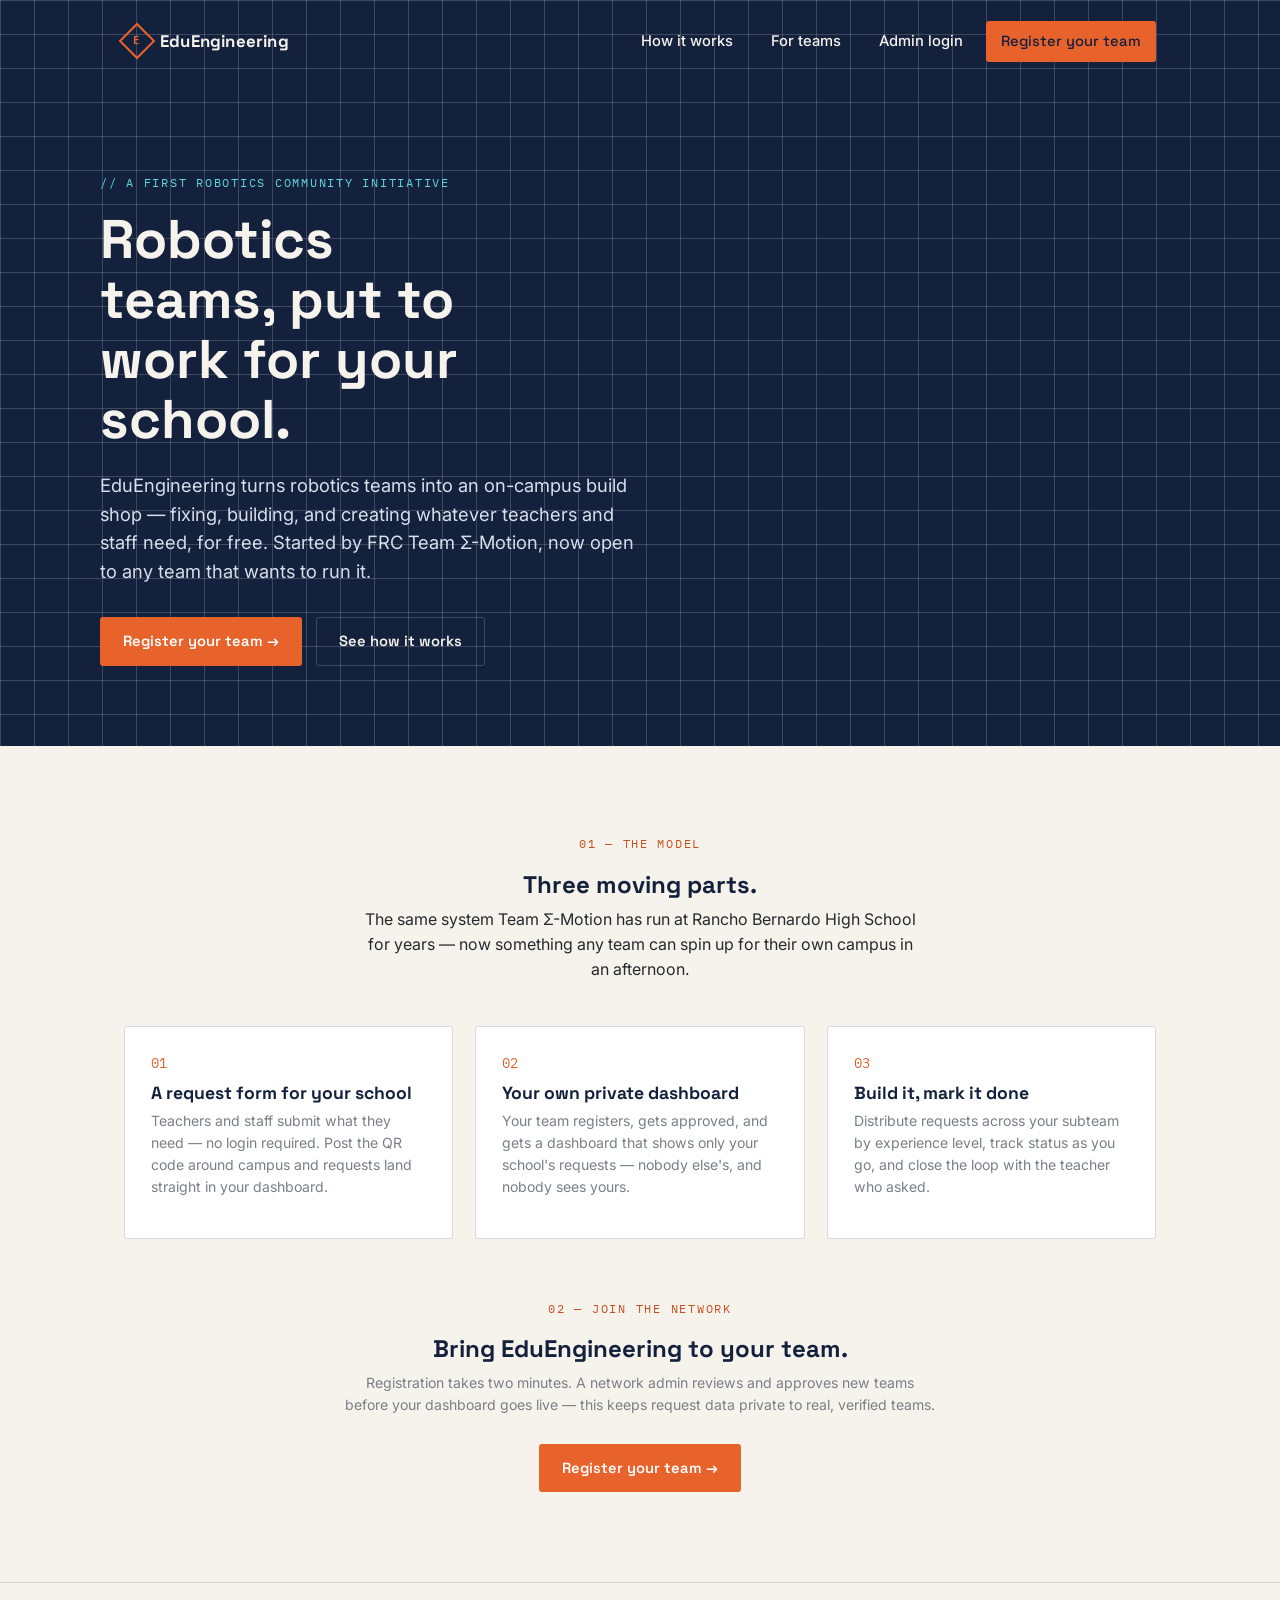
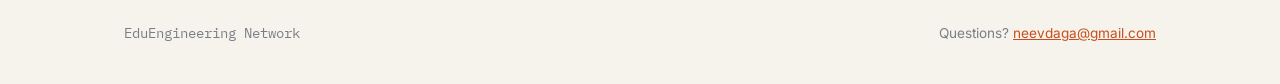
<file: index.html>
<!DOCTYPE html>
<html lang="en">
<head>
<meta charset="UTF-8">
<meta name="viewport" content="width=device-width, initial-scale=1.0">
<title>EduEngineering — Robotics teams building for their schools</title>
<link rel="stylesheet" href="css/style.css">
</head>
<body>

<div class="blueprint">
  <nav>
    <a href="index.html" class="brand"><span class="mark"><span>E</span></span> EduEngineering</a>
    <div class="navlinks">
      <a href="#how" class="nav-btn">How it works</a>
      <a href="#network" class="nav-btn">For teams</a>
      <a href="login.html" class="nav-btn">Admin login</a>
      <a href="signup.html" class="btn btn-register-nav btn-sm">Register your team</a>
    </div>
  </nav>

  <div class="hero wrap">
    <div class="eyebrow">// A FIRST Robotics community initiative</div>
    <h1>Robotics teams, put to work for your school.</h1>
    <p class="lede">EduEngineering turns robotics teams into an on-campus build shop — fixing, building, and creating whatever teachers and staff need, for free. Started by FRC Team Σ-Motion, now open to any team that wants to run it.</p>
    <div class="hero-actions">
      <a href="signup.html" class="btn btn-primary">Register your team →</a>
      <a href="#how" class="btn btn-outline-light">See how it works</a>
    </div>
  </div>
</div>

<section class="wrap" id="how" style="padding-top:88px;">
  <div class="section-head-center">
    <div class="eyebrow mono">01 — THE MODEL</div>
    <h2>Three moving parts.</h2>
    <p>The same system Team Σ-Motion has run at Rancho Bernardo High School for years — now something any team can spin up for their own campus in an afternoon.</p>
  </div>
  <div class="grid-3">
    <div class="card">
      <span class="num mono">01</span>
      <h3 style="font-size:1.1rem">A request form for your school</h3>
      <p class="muted">Teachers and staff submit what they need — no login required. Post the QR code around campus and requests land straight in your dashboard.</p>
    </div>
    <div class="card">
      <span class="num mono">02</span>
      <h3 style="font-size:1.1rem">Your own private dashboard</h3>
      <p class="muted">Your team registers, gets approved, and gets a dashboard that shows only your school's requests — nobody else's, and nobody sees yours.</p>
    </div>
    <div class="card">
      <span class="num mono">03</span>
      <h3 style="font-size:1.1rem">Build it, mark it done</h3>
      <p class="muted">Distribute requests across your subteam by experience level, track status as you go, and close the loop with the teacher who asked.</p>
    </div>
  </div>
</section>

<section class="wrap-narrow" id="network" style="text-align:center;padding:60px 24px 90px;">
  <div class="eyebrow mono" style="color:var(--orange-dark)">02 — JOIN THE NETWORK</div>
  <h2>Bring EduEngineering to your team.</h2>
  <p class="muted" style="margin-bottom:28px;">Registration takes two minutes. A network admin reviews and approves new teams before your dashboard goes live — this keeps request data private to real, verified teams.</p>
  <a href="signup.html" class="btn btn-primary">Register your team →</a>
</section>

<footer>
  <div class="wrap">
    <p class="mono">EduEngineering Network</p>
    <p>Questions? <a href="mailto:neevdaga@gmail.com">neevdaga@gmail.com</a></p>
  </div>
</footer>

</body>
</html>
</file>
<file: css/style.css>
@import url('https://fonts.googleapis.com/css2?family=Space+Grotesk:wght@500;600;700&family=Inter:wght@400;500;600&family=IBM+Plex+Mono:wght@400;500&display=swap');

:root{
  --ink: #14213D;
  --ink-soft: #1E2E52;
  --cyan: #3FA7B3;
  --cyan-bright: #5FD6DE;
  --paper: #F6F3EC;
  --paper-dim: #EDE8DC;
  --orange: #E8622C;
  --orange-dark: #C94E1D;
  --graphite: #262A2F;
  --line: rgba(20,33,61,0.16);
  --line-on-ink: rgba(255,255,255,0.18);
  --ok: #4F7942;
  --radius: 3px;
}

*{box-sizing:border-box;}
html{scroll-behavior:smooth;}
body{
  margin:0;
  background:var(--paper);
  color:var(--graphite);
  font-family:'Inter',system-ui,sans-serif;
  line-height:1.55;
}
h1,h2,h3,.display{
  font-family:'Space Grotesk',sans-serif;
  font-weight:700;
  color:var(--ink);
  line-height:1.1;
  margin:0 0 .4em;
}
.mono{font-family:'IBM Plex Mono',monospace;}
a{color:var(--orange-dark);}
p{margin:0 0 1em;}

.wrap{max-width:1080px;margin:0 auto;padding:0 24px;}
.wrap-narrow{max-width:640px;margin:0 auto;padding:0 24px;}

/* ---------- Blueprint textures ---------- */
.blueprint{
  background-color:var(--ink);
  background-image:
    linear-gradient(var(--line-on-ink) 1px, transparent 1px),
    linear-gradient(90deg, var(--line-on-ink) 1px, transparent 1px);
  background-size:34px 34px;
  color:var(--paper);
}
.blueprint h1, .blueprint h2, .blueprint h3{color:var(--paper);}
.blueprint .brand{color:var(--paper);}

/* ---------- Nav ---------- */
nav{
  display:flex;align-items:center;justify-content:space-between;
  padding:20px 24px;max-width:1080px;margin:0 auto;
}
.brand{
  display:flex;align-items:center;gap:10px;
  font-family:'Space Grotesk';font-weight:700;font-size:1.05rem;
  color:var(--ink);text-decoration:none;letter-spacing:.2px;
}
.brand .mark{
  width:26px;height:26px;border:2px solid var(--orange);
  display:flex;align-items:center;justify-content:center;
  font-family:'IBM Plex Mono';font-size:.7rem;color:var(--orange);
  transform:rotate(45deg);
}
.brand .mark span{transform:rotate(-45deg);}
.navlinks{display:flex;gap:8px;align-items:center;}
.navlinks a{color:var(--ink);text-decoration:none;font-size:.92rem;font-weight:500;}
.navlinks a:hover{color:var(--orange-dark);}
.navlinks a.nav-btn{
  color:var(--paper);
  padding:9px 14px;border-radius:var(--radius);border:1px solid transparent;
  transition:background .12s ease, color .12s ease;
}
.navlinks a.nav-btn:hover{background:var(--line-on-ink);color:var(--cyan-bright);}

/* ---------- Buttons ---------- */
.btn{
  display:inline-flex;align-items:center;gap:8px;
  padding:12px 22px;border-radius:var(--radius);
  font-family:'Space Grotesk';font-weight:600;font-size:.92rem;
  text-decoration:none;border:1px solid transparent;cursor:pointer;
  transition:transform .12s ease, background .12s ease;
}
.btn:active{transform:translateY(1px);}
.btn-primary{background:var(--orange);color:#fff;}
.btn-primary:hover{background:var(--orange-dark);}
.btn-outline{background:transparent;border-color:var(--ink);color:var(--ink);}
.btn-outline:hover{background:var(--ink);color:var(--paper);}
.btn-outline-light{background:transparent;border-color:var(--line-on-ink);color:var(--paper);}
.btn-outline-light:hover{border-color:var(--cyan-bright);color:var(--cyan-bright);}
.btn-danger{background:transparent;border-color:#B0442E;color:#B0442E;}
.btn-danger:hover{background:#B0442E;color:#fff;}
.btn[disabled]{opacity:.5;cursor:not-allowed;}
.btn-full{width:100%;justify-content:center;}
.btn-sm{padding:8px 14px;font-size:.8rem;}

/* ---------- Hero ---------- */
.hero{padding:90px 0 80px;}
.eyebrow{
  font-family:'IBM Plex Mono';font-size:.78rem;letter-spacing:.14em;
  text-transform:uppercase;color:var(--cyan-bright);margin-bottom:18px;
}
.hero h1{font-size:clamp(2.2rem,5vw,3.4rem);max-width:11ch;}
.hero p.lede{font-size:1.15rem;max-width:46ch;color:#D8DEEC;margin:20px 0 32px;}
.hero-actions{display:flex;gap:14px;flex-wrap:wrap;}

/* ---------- Sections ---------- */
section{padding:64px 0;}
.section-head{max-width:56ch;margin-bottom:40px;}
.section-head-center{max-width:56ch;margin:0 auto 44px;text-align:center;}
.section-head .eyebrow, .section-head-center .eyebrow{color:var(--orange-dark);}
.btn-register-nav{background:var(--orange);color:#fff;}
.btn-register-nav:hover{background:var(--orange);color:var(--cyan-bright);}
.grid-3{display:grid;grid-template-columns:repeat(3,1fr);gap:22px;}
.grid-2{display:grid;grid-template-columns:1fr 1fr;gap:22px;}
@media(max-width:760px){.grid-3,.grid-2{grid-template-columns:1fr;}}

.card{
  background:#fff;border:1px solid var(--line);border-radius:var(--radius);
  padding:26px;
}
.card .num{
  font-family:'IBM Plex Mono';color:var(--orange);font-size:.85rem;margin-bottom:10px;display:block;
}

/* ---------- Ticket card (signature element) ---------- */
.ticket{
  background:#fff;
  border:1px solid var(--line);
  border-radius:var(--radius);
  padding:22px 24px;
  position:relative;
  display:grid;
  grid-template-columns:1fr auto;
  gap:16px;
  align-items:start;
}
.ticket::before{
  content:"";
  position:absolute;left:0;top:0;bottom:0;width:6px;
  background:repeating-linear-gradient(180deg, var(--cyan) 0 8px, transparent 8px 16px);
}
.ticket h4{font-family:'Space Grotesk';font-weight:600;margin:0 0 6px;color:var(--ink);}
.ticket .meta{font-family:'IBM Plex Mono';font-size:.78rem;color:#6b7280;}
.ticket .meta span{margin-right:14px;}
.status-badge{
  font-family:'IBM Plex Mono';font-size:.72rem;text-transform:uppercase;letter-spacing:.06em;
  padding:5px 10px;border-radius:2px;white-space:nowrap;height:fit-content;
}
.status-new{background:#FCE9E1;color:var(--orange-dark);}
.status-in_progress{background:#E2EEF3;color:var(--cyan);}
.status-done{background:#E4EEE0;color:var(--ok);}
.status-declined{background:#eee;color:#888;}
.status-pending{background:#FCE9E1;color:var(--orange-dark);}
.status-approved{background:#E4EEE0;color:var(--ok);}
.status-denied{background:#eee;color:#888;}

/* ---------- Forms ---------- */
.field{margin-bottom:18px;}
.field label{
  display:block;font-family:'IBM Plex Mono';font-size:.78rem;
  text-transform:uppercase;letter-spacing:.06em;margin-bottom:7px;color:var(--ink);
}
.field input, .field textarea, .field select{
  width:100%;padding:12px 14px;border:1px solid var(--line);border-radius:var(--radius);
  font-family:'Inter';font-size:.95rem;background:#fff;color:var(--graphite);
}
.field input:focus, .field textarea:focus, .field select:focus{
  outline:2px solid var(--cyan);outline-offset:1px;border-color:var(--cyan);
}
.field textarea{resize:vertical;min-height:100px;}
.form-panel{
  background:#fff;border:1px solid var(--line);border-radius:var(--radius);
  padding:32px;max-width:520px;
}

/* ---------- Footer ---------- */
footer{padding:40px 0;border-top:1px solid var(--line);}
footer .wrap{display:flex;justify-content:space-between;align-items:center;flex-wrap:wrap;gap:12px;}
footer p{margin:0;font-size:.85rem;color:#7a7f87;}

/* ---------- Utility ---------- */
.msg{padding:12px 16px;border-radius:var(--radius);font-size:.9rem;margin-bottom:18px;}
.msg-error{background:#FCE9E1;color:var(--orange-dark);}
.msg-ok{background:#E4EEE0;color:var(--ok);}
.muted{color:#7a7f87;font-size:.88rem;}
.hidden{display:none !important;}
.stat{font-family:'Space Grotesk';font-size:2.2rem;font-weight:700;color:var(--ink);}
.stat-label{font-family:'IBM Plex Mono';font-size:.75rem;text-transform:uppercase;color:#7a7f87;letter-spacing:.06em;}
table{width:100%;border-collapse:collapse;font-size:.9rem;}
th{
  text-align:left;font-family:'IBM Plex Mono';font-size:.72rem;text-transform:uppercase;
  letter-spacing:.05em;color:#7a7f87;padding:10px 12px;border-bottom:1px solid var(--line);
}
td{padding:12px;border-bottom:1px solid var(--line);vertical-align:top;}
.toolbar{display:flex;justify-content:space-between;align-items:center;gap:16px;flex-wrap:wrap;margin-bottom:24px;}
.tabs{display:flex;gap:8px;}
.tab-btn{
  font-family:'IBM Plex Mono';font-size:.82rem;text-transform:uppercase;letter-spacing:.04em;
  padding:8px 16px;border:1px solid var(--line);border-radius:3px;background:#fff;color:#7a7f87;
  cursor:pointer;
}
.tab-btn.active{background:var(--ink);color:var(--paper);border-color:var(--ink);}
</file>
